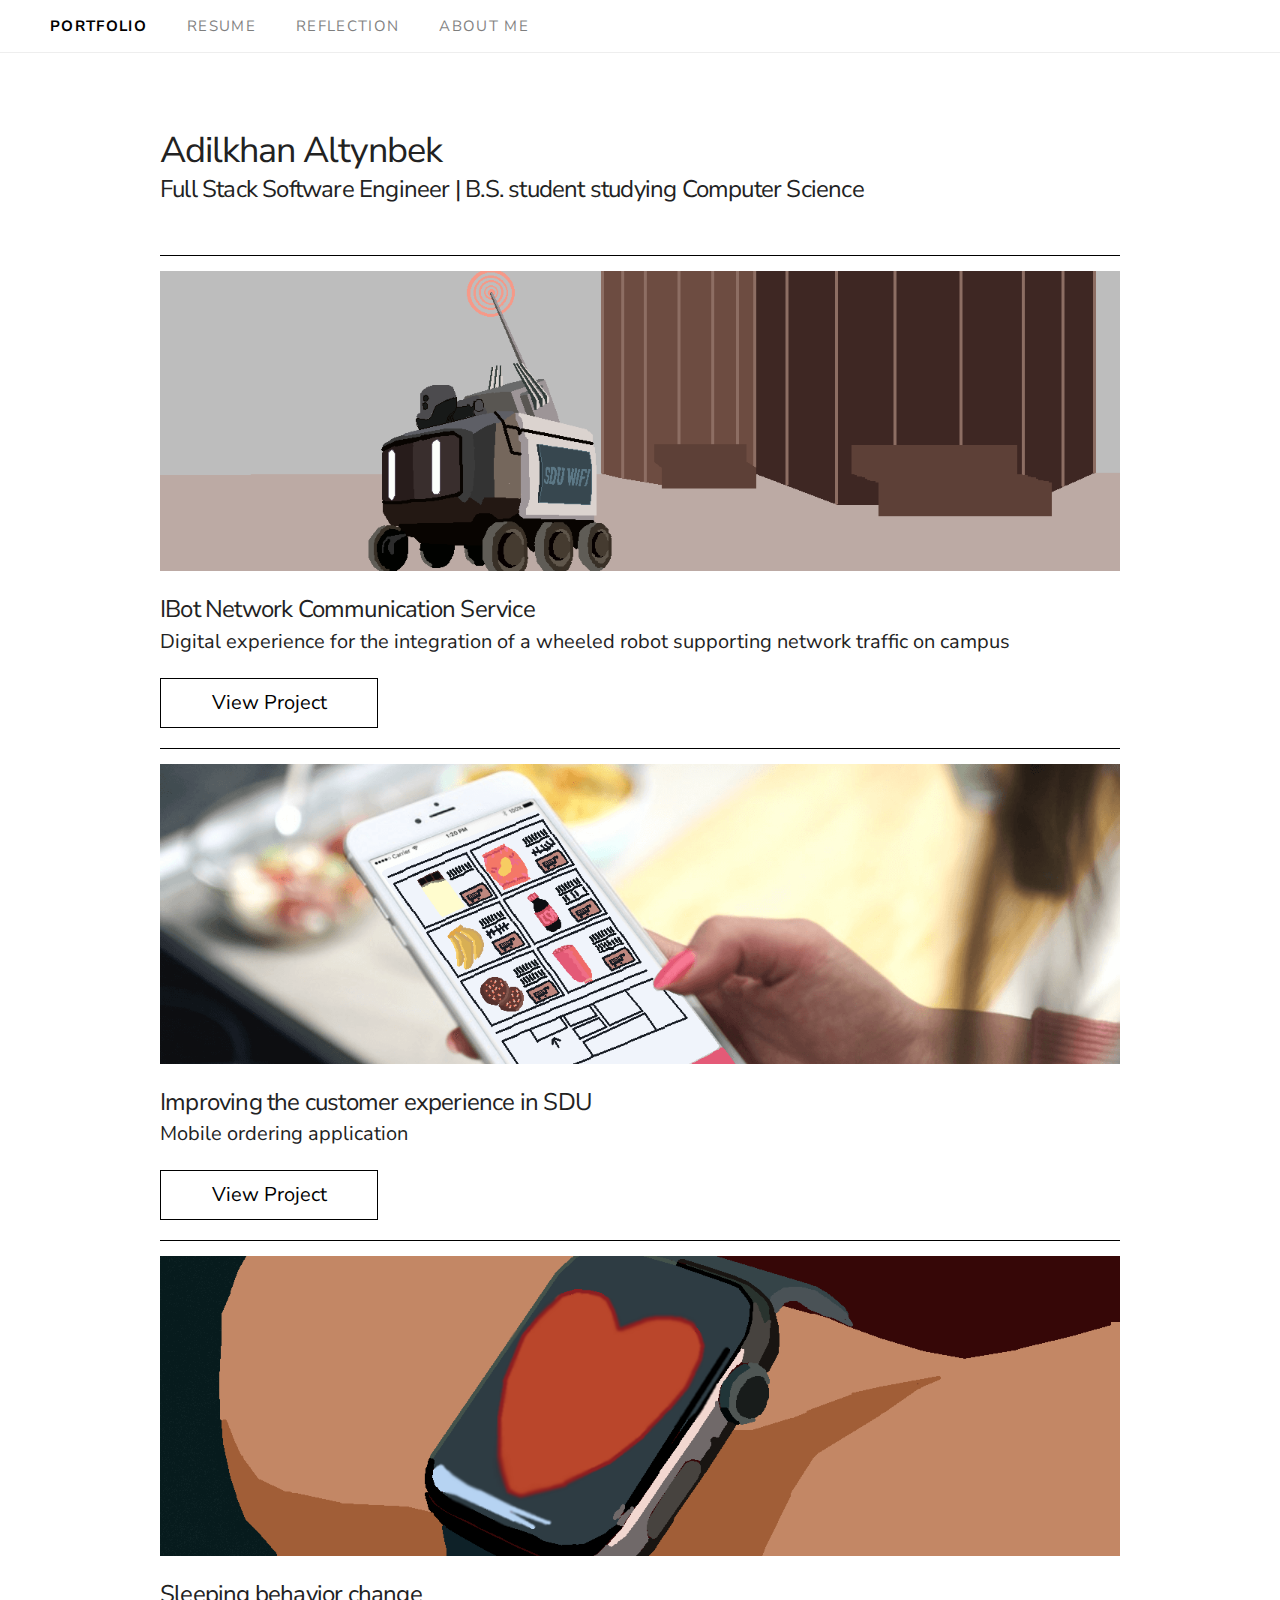
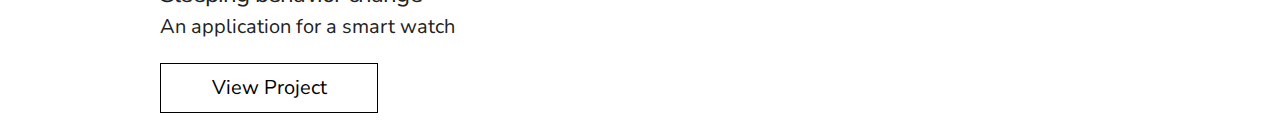
<file: index.html>
<!DOCTYPE html>
<html lang="en">

<head>

    <!-- Basic Page Needs
  –––––––––––––––––––––––––––––––––––––––––––––––––– -->
    <meta charset="utf-8">
    <title>Adilkhan Altynbek - Personal Page</title>
    <meta name="description"
        content="Personal webpage and portfolio for Adilkhan Altynbek, student of Suleyman Demirel University">
    <meta name="author" content="Adilkhan Altynbek - 2024">

    <!-- Mobile Specific Metas
  –––––––––––––––––––––––––––––––––––––––––––––––––– -->
    <meta name="viewport" content="width=device-width, initial-scale=1">

    <!-- FONT
  –––––––––––––––––––––––––––––––––––––––––––––––––– -->
    <link rel="preconnect" href="https://fonts.gstatic.com">
    <link href="https://fonts.googleapis.com/css2?family=Nunito+Sans:wght@300;400;700&display=swap" rel="stylesheet">

    <!-- CSS
  –––––––––––––––––––––––––––––––––––––––––––––––––– -->
    <link rel="stylesheet" href="css/normalize.css">
    <link rel="stylesheet" href="css/skeleton.css">
    <link rel="stylesheet" href="css/style.css">
    <link href="https://maxcdn.bootstrapcdn.com/font-awesome/4.7.0/css/font-awesome.min.css" rel="stylesheet"
        integrity="sha384-wvfXpqpZZVQGK6TAh5PVlGOfQNHSoD2xbE+QkPxCAFlNEevoEH3Sl0sibVcOQVnN" crossorigin="anonymous">

    <!-- Favicon
  –––––––––––––––––––––––––––––––––––––––––––––––––– -->
    <link class="IMG-32x32" rel="icon" type="image/png" href="images/aboutme/:).jpg">

    <!-- JS
  –––––––––––––––––––––––––––––––––––––––––––––––––– -->
  <!-- Google tag (gtag.js) -->
  <script async src="https://www.googletagmanager.com/gtag/js?id=G-K3WTMS1C7E"></script>
  <script>
    window.dataLayer = window.dataLayer || [];
    function gtag(){dataLayer.push(arguments);}
    gtag('js', new Date());
  
    gtag('config', 'G-K3WTMS1C7E');
  </script>
  

</head>

<body>

    <!-- Primary Page Layout
  –––––––––––––––––––––––––––––––––––––––––––––––––– -->
    <div class="navbar">
        <ul>
            <li class="first-tab-menu">
                <a class="active" href="index.html">Portfolio</a>
            </li>
            <li>
                <a class="non-active" href="images/aboutme/Resume.pdf">Resume</a>
            </li>
            <li>
              <a class="non-active" href="images/aboutme/Reflection.pdf">Reflection</a>
            </li>
            <li>
                <a class="non-active" href="about.html">About me</a>
            </li>
        </ul>
    </div>
    <div class="container">
        <div class="row">
            <div class="u-full-width title-header animate-reveal animate-first" style="margin-top: 10%">
                <h2 class="myname">Adilkhan Altynbek</h2>
                <h4>Full Stack Software Engineer | B.S. student studying Computer Science</h4>
            </div>



            <div class="twelve columns momu animate-reveal animate-second">
                <div class="purple-bar"></div>
                <img class="u-max-full-width project-image" src="images/Спрайт-0001.png" alt="myMentor project image" />
                <h4 class="project-title">IBot Network Communication Service</h4>
                <p>Digital experience for the integration of a wheeled robot supporting network traffic on campus</p>
                <a target="_blank" class="ghost-button-transition"
                    href="images/aboutme/PRJ-1.pptx">View
                    Project</a>
            </div>



            <div class="twelve columns momu animate-reveal animate-second">
                <div class="purple-bar"></div>
                <img class="u-max-full-width project-image" src="images/Спрайт-0002.png" alt="MomU project image" />
                <h4 class="project-title">Improving the customer experience in SDU</h4>
                <p>Mobile ordering application</p>
                <a class="ghost-button-transition" 
                    href="https://www.canva.com/design/DAGXCbTYkgI/9VS6Wf1g0LNXsfF23XLtvg/edit">View Project</a>
            </div>



            <div class="twelve columns orientation animate-reveal animate-third">
                <div class="purple-bar"></div>
                <img class="u-max-full-width project-image" src="images/Спрайт-0003.png" alt="Orientation project image" />
                <h4 class="project-title">Sleeping behavior change</h4>
                <p>An application for a smart watch</p>
                <a class="ghost-button-transition" 
                    href="https://www.canva.com/design/DAGZENMI5XA/7pHe74GEaxY8xQ0AbdHhPA/edit">View Project</a>
            </div>
        </div>
    </div>

    <!-- End Document
  –––––––––––––––––––––––––––––––––––––––––––––––––– -->
</body>

</html>
</file>
<file: css/skeleton.css>
/*
* Skeleton V2.0.4
* Copyright 2014, Dave Gamache
* www.getskeleton.com
* Free to use under the MIT license.
* http://www.opensource.org/licenses/mit-license.php
* 12/29/2014
*/


/* Table of contents
––––––––––––––––––––––––––––––––––––––––––––––––––
- Grid
- Base Styles
- Typography
- Links
- Buttons
- Forms
- Lists
- Code
- Tables
- Spacing
- Utilities
- Clearing
- Media Queries
*/


/* Grid
–––––––––––––––––––––––––––––––––––––––––––––––––– */
.container {
    position: relative;
    width: 100%;
    max-width: 960px;
    margin: 0 auto;
    padding: 0 20px;
    box-sizing: border-box; }
  .column,
  .columns {
    width: 100%;
    float: left;
    box-sizing: border-box; }
  
  /* For devices larger than 400px */
  @media (min-width: 400px) {
    .container {
      width: 85%;
      padding: 0; }
  }
  
  /* For devices larger than 550px */
  @media (min-width: 768px) {
    .container {
      width: 80%; }
    .column:first-child,
    .columns:first-child {
      margin-left: 0; }
  
    .one.column,
    .one.columns                    { width: 4.66666666667%; }
    .two.columns                    { width: 13.3333333333%; }
    .three.columns                  { width: 22%;            }
    .four.columns                   { width: 30.6666666667%; }
    .five.columns                   { width: 39.3333333333%; }
    .six.columns                    { width: 48%;            }
    .seven.columns                  { width: 56.6666666667%; }
    .eight.columns                  { width: 65.3333333333%; }
    .nine.columns                   { width: 74.0%;          }
    .ten.columns                    { width: 82.6666666667%; }
    .eleven.columns                 { width: 91.3333333333%; }
    .twelve.columns                 { width: 100%; margin-left: 0; }
  
    .one-third.column               { width: 30.6666666667%; }
    .two-thirds.column              { width: 65.3333333333%; }
  
    .one-half.column                { width: 48%; }
  
    /* Offsets */
    .offset-by-one.column,
    .offset-by-one.columns          { margin-left: 8.66666666667%; }
    .offset-by-two.column,
    .offset-by-two.columns          { margin-left: 17.3333333333%; }
    .offset-by-three.column,
    .offset-by-three.columns        { margin-left: 26%;            }
    .offset-by-four.column,
    .offset-by-four.columns         { margin-left: 34.6666666667%; }
    .offset-by-five.column,
    .offset-by-five.columns         { margin-left: 43.3333333333%; }
    .offset-by-six.column,
    .offset-by-six.columns          { margin-left: 52%;            }
    .offset-by-seven.column,
    .offset-by-seven.columns        { margin-left: 60.6666666667%; }
    .offset-by-eight.column,
    .offset-by-eight.columns        { margin-left: 69.3333333333%; }
    .offset-by-nine.column,
    .offset-by-nine.columns         { margin-left: 78.0%;          }
    .offset-by-ten.column,
    .offset-by-ten.columns          { margin-left: 86.6666666667%; }
    .offset-by-eleven.column,
    .offset-by-eleven.columns       { margin-left: 95.3333333333%; }
  
    .offset-by-one-third.column,
    .offset-by-one-third.columns    { margin-left: 34.6666666667%; }
    .offset-by-two-thirds.column,
    .offset-by-two-thirds.columns   { margin-left: 69.3333333333%; }
  
    .offset-by-one-half.column,
    .offset-by-one-half.columns     { margin-left: 52%; }
  
  }
  
  
  /* Base Styles
  –––––––––––––––––––––––––––––––––––––––––––––––––– */
  /* NOTE
  html is set to 62.5% so that all the REM measurements throughout Skeleton
  are based on 10px sizing. So basically 1.5rem = 15px :) */
  html {
    font-size: 62.5%; }
  body {
    font-size: 2.0em; /* currently ems cause chrome bug misinterpreting rems on body element */
    line-height: 1.6;
    font-weight: 400;
    font-family: 'Nunito Sans', sans-serif;
    color: #222; }
  
  
  /* Typography
  –––––––––––––––––––––––––––––––––––––––––––––––––– */
  h1, h2, h3, h4, h5, h6 {
    font-family: 'Nunito Sans', sans-serif;
    margin-top: 0;
    margin-bottom: 0;
    font-weight: 400; }
  h1 { font-size: 4.0rem; line-height: 1.2;  letter-spacing: -.1rem;}
  h2 { font-size: 3.6rem; line-height: 1.25; letter-spacing: -.1rem; }
  h3 { font-size: 3.0rem; line-height: 1.3;  letter-spacing: -.1rem; }
  h4 { font-size: 2.4rem; line-height: 1.35; letter-spacing: -.08rem; }
  h5 { font-size: 1.8rem; line-height: 1.5;  letter-spacing: -.05rem; }
  h6 { font-size: 1.5rem; line-height: 1.6;  letter-spacing: 0; }
  
  
  
  p {
    margin-top: 0; }
  
  
  /* Links
  –––––––––––––––––––––––––––––––––––––––––––––––––– */
  a {
    color: #1EAEDB; }
  a:hover {
    color: #0FA0CE; }
  
  
  /* Buttons
  –––––––––––––––––––––––––––––––––––––––––––––––––– */
  .button,
  button,
  input[type="submit"],
  input[type="reset"],
  input[type="button"] {
    display: inline-block;
    height: 38px;
    padding: 0 30px;
    color: #555;
    text-align: center;
    font-size: 11px;
    font-weight: 600;
    line-height: 38px;
    letter-spacing: .1rem;
    text-transform: uppercase;
    text-decoration: none;
    white-space: nowrap;
    background-color: transparent;
    border-radius: 4px;
    border: 1px solid #bbb;
    cursor: pointer;
    box-sizing: border-box; }
  .button:hover,
  button:hover,
  input[type="submit"]:hover,
  input[type="reset"]:hover,
  input[type="button"]:hover,
  .button:focus,
  button:focus,
  input[type="submit"]:focus,
  input[type="reset"]:focus,
  input[type="button"]:focus {
    color: #333;
    border-color: #888;
    outline: 0; }
  .button.button-primary,
  button.button-primary,
  input[type="submit"].button-primary,
  input[type="reset"].button-primary,
  input[type="button"].button-primary {
    color: #FFF;
    background-color: #33C3F0;
    border-color: #33C3F0; }
  .button.button-primary:hover,
  button.button-primary:hover,
  input[type="submit"].button-primary:hover,
  input[type="reset"].button-primary:hover,
  input[type="button"].button-primary:hover,
  .button.button-primary:focus,
  button.button-primary:focus,
  input[type="submit"].button-primary:focus,
  input[type="reset"].button-primary:focus,
  input[type="button"].button-primary:focus {
    color: #FFF;
    background-color: #1EAEDB;
    border-color: #1EAEDB; }
  
  
  /* Forms
  –––––––––––––––––––––––––––––––––––––––––––––––––– */
  input[type="email"],
  input[type="number"],
  input[type="search"],
  input[type="text"],
  input[type="tel"],
  input[type="url"],
  input[type="password"],
  textarea,
  select {
    height: 38px;
    padding: 6px 10px; /* The 6px vertically centers text on FF, ignored by Webkit */
    background-color: #fff;
    border: 1px solid #D1D1D1;
    border-radius: 4px;
    box-shadow: none;
    box-sizing: border-box; }
  /* Removes awkward default styles on some inputs for iOS */
  input[type="email"],
  input[type="number"],
  input[type="search"],
  input[type="text"],
  input[type="tel"],
  input[type="url"],
  input[type="password"],
  textarea {
    -webkit-appearance: none;
       -moz-appearance: none;
            appearance: none; }
  textarea {
    min-height: 65px;
    padding-top: 6px;
    padding-bottom: 6px; }
  input[type="email"]:focus,
  input[type="number"]:focus,
  input[type="search"]:focus,
  input[type="text"]:focus,
  input[type="tel"]:focus,
  input[type="url"]:focus,
  input[type="password"]:focus,
  textarea:focus,
  select:focus {
    border: 1px solid #33C3F0;
    outline: 0; }
  label,
  legend {
    display: block;
    margin-bottom: .5rem;
    font-weight: 600; }
  fieldset {
    padding: 0;
    border-width: 0; }
  input[type="checkbox"],
  input[type="radio"] {
    display: inline; }
  label > .label-body {
    display: inline-block;
    margin-left: .5rem;
    font-weight: normal; }
  
  
  /* Lists
  –––––––––––––––––––––––––––––––––––––––––––––––––– */
  ul {
    list-style: circle inside; }
  ol {
    list-style: decimal inside; }
  ol, ul {
    padding-left: 0;
    margin-top: 0; }
  ul ul,
  ul ol,
  ol ol,
  ol ul {
    margin: 1.5rem 0 1.5rem 3rem;
    font-size: 90%; }
  li {
    margin-bottom: 1rem; }
  
  
  /* Code
  –––––––––––––––––––––––––––––––––––––––––––––––––– */
  code {
    padding: .2rem .5rem;
    margin: 0 .2rem;
    font-size: 90%;
    white-space: nowrap;
    background: #F1F1F1;
    border: 1px solid #E1E1E1;
    border-radius: 4px; }
  pre > code {
    display: block;
    padding: 1rem 1.5rem;
    white-space: pre; }
  
  
  /* Tables
  –––––––––––––––––––––––––––––––––––––––––––––––––– */
  th,
  td {
    padding: 12px 15px;
    text-align: left;
    border-bottom: 1px solid #E1E1E1; }
  th:first-child,
  td:first-child {
    padding-left: 0; }
  th:last-child,
  td:last-child {
    padding-right: 0; }
  
  
  /* Spacing
  –––––––––––––––––––––––––––––––––––––––––––––––––– */
  button,
  .button {
    margin-bottom: 1rem; }
  input,
  textarea,
  select,
  fieldset {
    margin-bottom: 1.5rem; }
  pre,
  blockquote,
  dl,
  figure,
  table,
  ul,
  ol,
  form {
    margin-bottom: 2.5rem; }
  
  
  /* Utilities
  –––––––––––––––––––––––––––––––––––––––––––––––––– */
  .u-full-width {
    width: 100%;
    box-sizing: border-box; }
  .u-max-full-width {
    max-width: 100%;
    box-sizing: border-box; }
  .u-pull-right {
    float: right; }
  .u-pull-left {
    float: left; }
  
  
  /* Misc
  –––––––––––––––––––––––––––––––––––––––––––––––––– */
  hr {
    margin-top: 3rem;
    margin-bottom: 3.5rem;
    border-width: 0;
    border-top: 1px solid #E1E1E1; }
  
  
  /* Clearing
  –––––––––––––––––––––––––––––––––––––––––––––––––– */
  
  /* Self Clearing Goodness */
  .container:after,
  .row:after,
  .u-cf {
    content: "";
    display: table;
    clear: both; }
  
  
  /* Media Queries
  –––––––––––––––––––––––––––––––––––––––––––––––––– */
  /*
  Note: The best way to structure the use of media queries is to create the queries
  near the relevant code. For example, if you wanted to change the styles for buttons
  on small devices, paste the mobile query code up in the buttons section and style it
  there.
  */
  
  
  /* Larger than mobile */
  @media (min-width: 400px) {}
  
  /* Larger than phablet (also point when grid becomes active) */
  @media (min-width: 550px) {}
  
  /* Larger than tablet */
  @media (min-width: 750px) {}
  
  /* Larger than desktop */
  @media (min-width: 1000px) {}
  
  /* Larger than Desktop HD */
  @media (min-width: 1200px) {}
</file>
<file: css/style.css>
@media (min-width: 320px) {

    body {
      font-size: 1.5em;
    }
    
    a.behance {
      color: #1769ff;
    }
    
    a.twitter {
      color: #1da1f2;
    }
    
    a.linkedin {
      color: #0077b5;
    }
    
    a.email {
      color: #34a853;
    }
    
    .navbar {
      display: inline-block;
      text-align: center;
    
    }
    
    .navbar ul {
        list-style-type: none;
        margin: 0;
        padding: 0;
        overflow: hidden;
        position: fixed;
        z-index: 99;
        background-color: white;
        border-bottom: 1px solid #eee;
        width: 100%;
        top: 0;
    }
    
    .navbar ul li {
      display: inline-block;
      margin: 0;
    }
    
    .navbar ul li a.active {
      /* border-bottom: 1px solid #A97BF5; */
      color: black;
      font-weight: bold;
    }
    
    .navbar ul li a.non-active {
      opacity: 0.5;
    }
    
    .navbar li a {
        display: inline-block;
        padding: 14px 16px;
        text-decoration: none;
        transition: 0.3s;
        text-transform: uppercase;
        letter-spacing: 1pt;
        color: black;
        font-size: 1.0rem;
    }
    
    
    .navbar li a.non-active:hover {
      opacity: 1.0;
      color: black;
    }
    
    
    
    .purple-bar {
      height: 1px;
      background-color: black;
      margin-bottom: 1.5rem;
    }
    
    .project-title {
      margin-bottom: 0;
    }
    
    .project-image {
      margin-bottom: 1.2rem;
    }
    
    .myname {
      margin-bottom: 0;
    }
    
    p.project-button {
      width: 100px;
      border: 2px solid #A97BF5;
      color: #A97BF5;
      padding: 20px;
    }
    
    
    
    .scenarios {
      margin-bottom: 20px;
    }
    
    .purple-background {
      background-color: black;
      color: white;
    }
    
    .project-name, .project-problem, .project-role, .project-personas {
      padding: 100px 0;
    }
    
    
    .project-scenarios, .project-sketches, .project-prototype, .project-usability-testing {
      padding: 100px 0;
    }
    
    .project-next-project, .project-youtube {
      padding: 100px 0;
    }
    
    .project-final-design, .project-approach {
      padding: 100px 0;
    }
    
    video.prototype {
      margin: 0 auto;
      display: block;
    }
    
    .project-brainstorming, .project-comp-analysis, .project-challenges {
      padding: 100px 0;
    }
    
    .project-wireframes {
      padding: 100px 0;
    }
    
    img.scenarios, img.persona, img.f-design, img.avatar {
      display: block;
      margin: auto;
    }
    
    img.f-design {
      margin-bottom: 50px;
    }
    
    iframe.youtube {
        display: block;
        margin: auto;
        width: 250px;
        height: 150px;
    }
    
    .ghost-button-transition {
      display: inline-block;
      width: 200px;
      padding: 8px;
      color: black;
      border: 1px solid black;
      text-align: center;
      outline: none;
      text-decoration: none;
      margin-bottom: 20px;
      transition: background-color 0.2s ease-out,
                  color 0.2s ease-out;
    }
    
    .ghost-button-transition:hover,
    .ghost-button-transition:active {
      background-color: black;
      color: #fff;
      transition: background-color 0.3s ease-in,
                  color 0.3s ease-in;
    }
    
    .ghost-button-orientation {
      display: inline-block;
      width: 250px;
      padding: 8px;
      color: black;
      border: 1px solid black;
      text-align: center;
      outline: none;
      text-decoration: none;
      margin-bottom: 20px;
      transition: background-color 0.2s ease-out,
                  color 0.2s ease-out;
    }
    
    .ghost-button-orientation:hover,
    .ghost-button-orientation:active {
      background-color: black;
      color: #fff;
      transition: background-color 0.3s ease-in,
                  color 0.3s ease-in;
    }
    
    
    .title-header {
      margin-bottom: 5.0rem;
    }
    
    .section-header {
      margin-bottom: 5.0rem;
    }
    
    .resume-header {
      margin-bottom: 3.0rem;
      text-transform: uppercase;
    }
    
    .resume-first-header {
      margin-bottom: 3.0rem;
    }
    
    .resume-last-row {
      margin-bottom: 3.0rem;
    }
    
    p.resume-row {
      margin-bottom: 0;
    }
    
    }
    
    @media (min-width: 480px) {
    
      .navbar li a {
        padding: 14px 30px;
        font-size: 1.5rem;
    }
    
    iframe.youtube {
        display: block;
        margin: auto;
        width: 400px;
        height: 250px;
    }
    
      }
    
    
    @media (min-width: 600px) {
    
      .navbar li a {
        padding: 14px 40px;
        font-size: 1.5rem;
      }
    
      iframe.youtube {
          display: block;
          margin: auto;
          width: 500px;
          height: 300px;
      }
    
    }
    
    @media (min-width: 768px) {
    
      body {
        font-size: 2.0em;
      }
    
    
    
      .navbar ul {
        float: right;
    
      }
    
      .navbar ul li {
        float: left;
      }
    
      .navbar ul li.first-tab-menu {
        margin-left: 30px;
      }
    
      .navbar li a {
        padding: 14px 20px;
      }
    
    
    
    
    }
    
    @media (min-width: 900px) {
    
    
    
    }
    
    @media (min-width: 1200px) {
      iframe.youtube {
          display: block;
          margin: auto;
          width: 700px;
          height: 350px;
      }
    }
    
    .IMG-300x300 {
      width: 300px;
      height: 300px;
      object-fit: cover; /* Подгоняет изображение, обрезая лишнее */
      border-radius: 50%; /* Делаем изображение круглым */
    }
    
    .IMG-32x32 {
      width: 32px;
      height: 32px;
      object-fit: cover; /* Подгоняет изображение, обрезая лишнее */
      border-radius: 50%; /* Делаем изображение круглым */
    }
</file>
